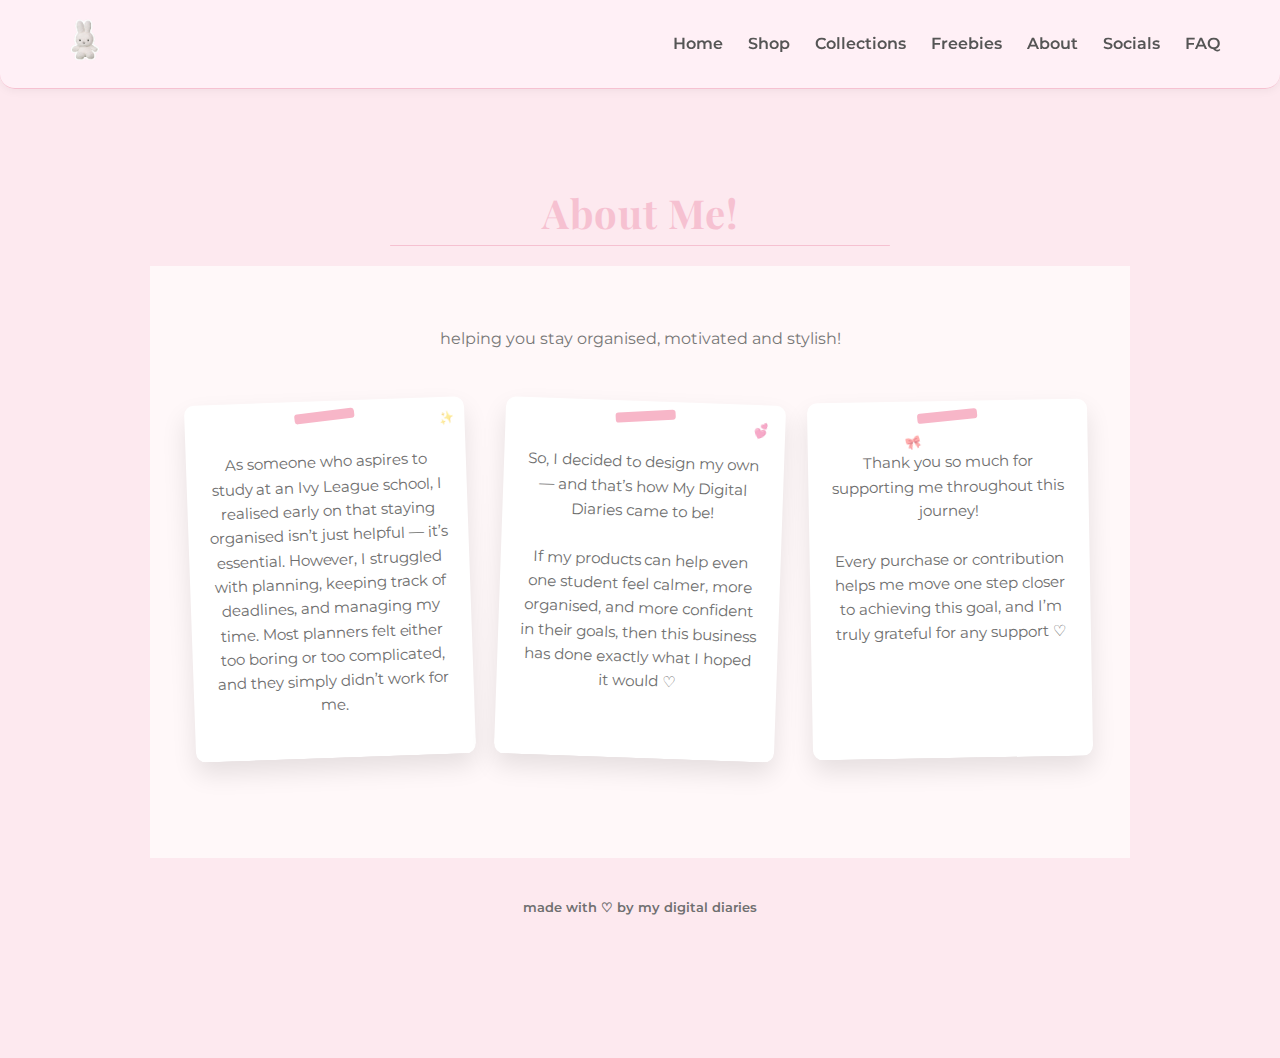
<file: about.html>
<!DOCTYPE html>
<html lang="en">
<head>
  <meta charset="UTF-8">
  <title>About | My Digital Diaries</title>
  <link rel="stylesheet" href="style.css">
<!-- Fancy cursive font for headings -->
<link href="https://fonts.googleapis.com/css2?family=Playfair+Display:wght@400;700&display=swap" rel="stylesheet">

<!-- Clean font for body text -->
<link href="https://fonts.googleapis.com/css2?family=Montserrat:wght@400;500;600&display=swap" rel="stylesheet">
</head>

<body>

<nav>
  <a href="index.html" class="logo">
    <img src="logo.png" alt="My Digital Diaries Logo">
  </a>
  <ul>
    <li><a href="index.html">Home</a></li>
    <li><a href="shop.html">Shop</a></li>
    <li><a href="collections.html">Collections</a></li>
    <li><a href="freebies.html">Freebies</a></li>
    <li><a href="about.html">About</a></li>
    <li><a href="socials.html">Socials</a></li>
    <li><a href="faq.html">FAQ</a></li>
  </ul>
</nav>

<section>
  <h2>About Me!</h2>

<section class="about-section">

  <p class="about-subtitle"> helping you stay organised, motivated and stylish! </p>

  <div class="polaroid-cards">

    <div class="polaroid-card card1">
      <p><br>As someone who aspires to study at an Ivy League school, I realised early on that staying organised isn’t just helpful — it’s essential. However, I struggled with planning, keeping track of deadlines, and managing my time. Most planners felt either too boring or too complicated, and they simply didn’t work for me.</p>
    </div>

    <div class="polaroid-card card2">
      <p><br>So, I decided to design my own — and that’s how My Digital Diaries came to be! <br><br>If my products can help even one student feel calmer, more organised, and more confident in their goals, then this business has done exactly what I hoped it would ♡</p>
    </div>

    <div class="polaroid-card card3">
      <p><br>Thank you so much for supporting me throughout this journey! <br> <br>Every purchase or contribution helps me move one step closer to achieving this goal, and I’m truly grateful for any support ♡</p>


</section>

<footer>
  made with ♡ by my digital diaries
</footer>

</body>
</html>
</file>
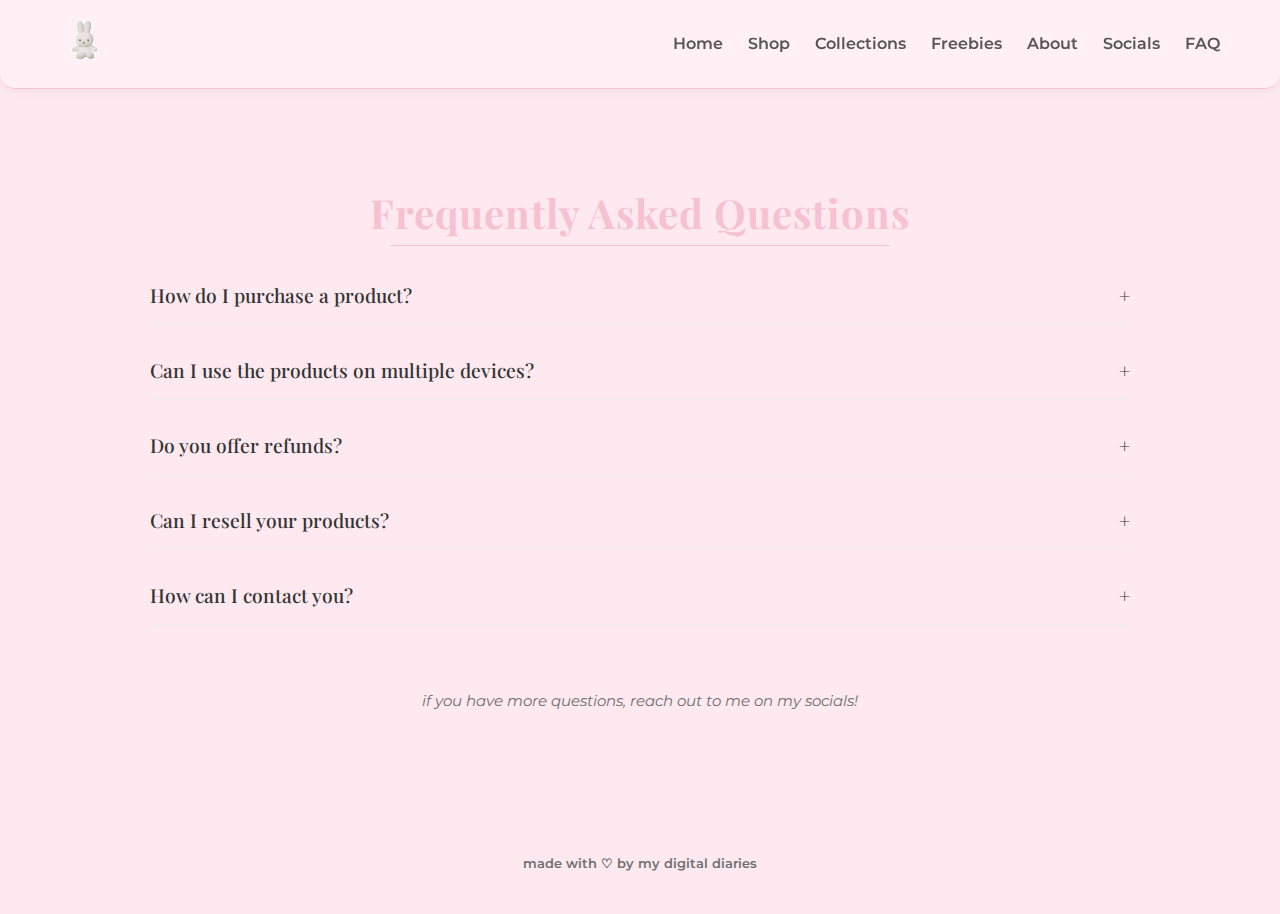
<file: faq.html>
<!DOCTYPE html>
<html lang="en">
<head>
  <meta charset="UTF-8">
  <title>FAQ | My Digital Diaries</title>
  <link rel="stylesheet" href="style.css">
<!-- Fancy cursive font for headings -->
<link href="https://fonts.googleapis.com/css2?family=Playfair+Display:wght@400;700&display=swap" rel="stylesheet">

<!-- Clean font for body text -->
<link href="https://fonts.googleapis.com/css2?family=Montserrat:wght@400;500;600&display=swap" rel="stylesheet">
</head>

<body>

<nav>
  <a href="index.html" class="logo">
    <img src="logo.png" alt="My Digital Diaries Logo">
  </a>
  <ul>
    <li><a href="index.html">Home</a></li>
    <li><a href="shop.html">Shop</a></li>
    <li><a href="collections.html">Collections</a></li>
    <li><a href="freebies.html">Freebies</a></li>
    <li><a href="about.html">About</a></li>
    <li><a href="socials.html">Socials</a></li>
    <li><a href="faq.html">FAQ</a></li>
  </ul>
</nav>


<section>
  <h2>Frequently Asked Questions</h2>
  <div class="faq-item">
    <button class="faq-question">How do I purchase a product?</button>
    <div class="faq-answer">
      <p>Simply click on a product listing, and you’ll be taken directly to my Ko-fi store. From there, you can browse through my page, select the product you want, and complete your purchase quickly and easily.</p>
    </div>
  </div>

  <div class="faq-item">
    <button class="faq-question">Can I use the products on multiple devices?</button>
    <div class="faq-answer">
      <p>Yes! All products are compatible with laptops, tablets, and smartphones, allowing you to stay organized and inspired wherever you go.</p>
    </div>
  </div>

  <div class="faq-item">
    <button class="faq-question">Do you offer refunds?</button>
    <div class="faq-answer">
      <p>Due to the digital nature of our products, we are unable to offer refunds. However, each item is carefully created to ensure the highest quality for our customers.</p>
    </div>
  </div>

  <div class="faq-item">
    <button class="faq-question">Can I resell your products?</button>
    <div class="faq-answer">
      <p>No. All products are intended for personal use only. Redistribution or resale of our digital items is not permitted.</p>
    </div>
  </div>

  <div class="faq-item">
    <button class="faq-question">How can I contact you?</button>
    <div class="faq-answer">
      <p>You can reach out through any of my <a href="socials.html">socials</a>. I will respond as promptly as possible.</p>
    </div>
  </div>
<p><br><br> <i>if you have more questions, reach out to me on my socials!</i></p>

</section>


<footer>
  made with ♡ by my digital diaries
</footer>

<!-- FAQ JS -->
<script>
const faqItems = document.querySelectorAll('.faq-item');

faqItems.forEach(item => {
  const question = item.querySelector('.faq-question');
  question.addEventListener('click', () => {
    item.classList.toggle('active');
    const answer = item.querySelector('.faq-answer');
    if (item.classList.contains('active')) {
      answer.style.maxHeight = answer.scrollHeight + 'px';
    } else {
      answer.style.maxHeight = 0;
    }
  });
});
</script>

</body>
</html>
</file>
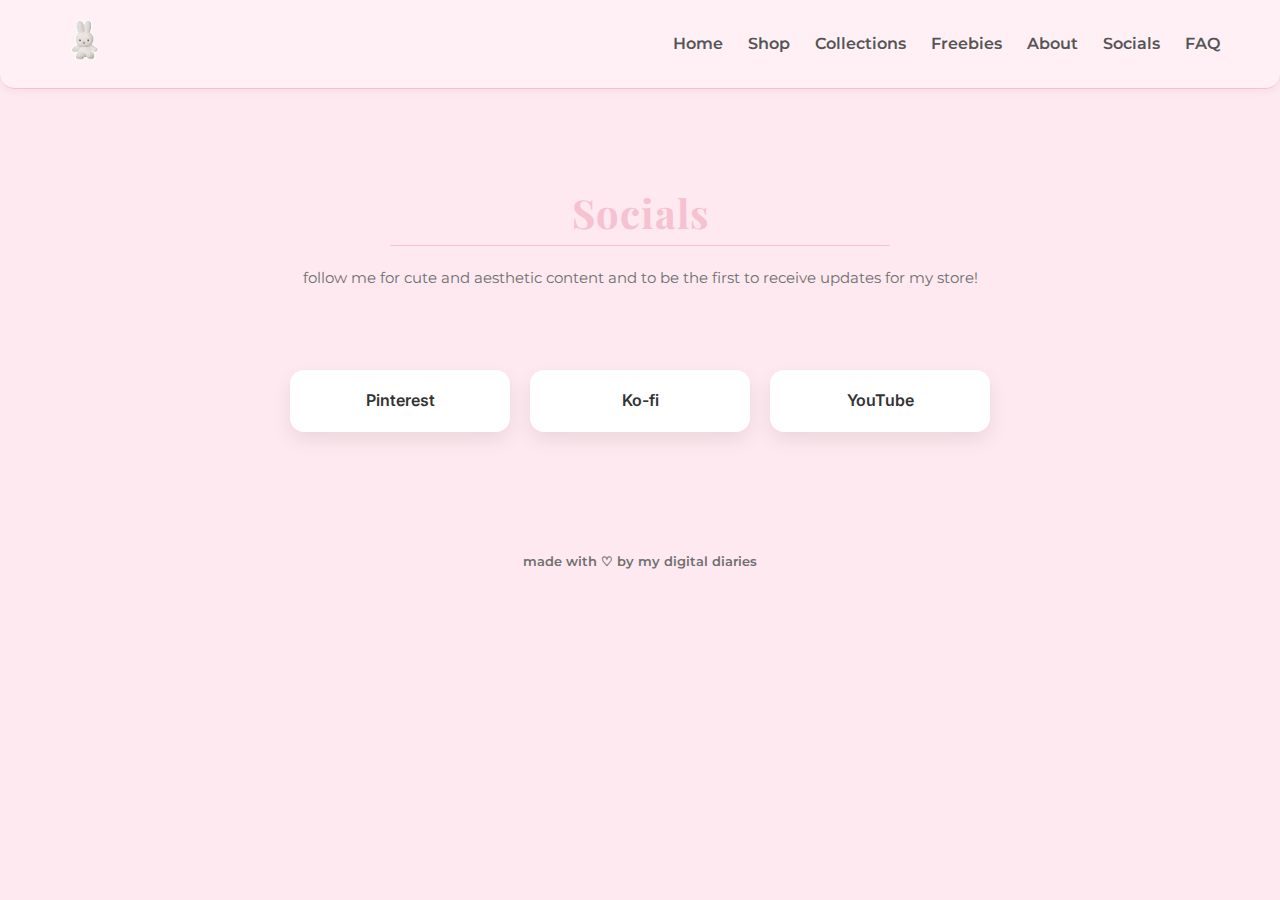
<file: socials.html>
<!DOCTYPE html>
<html lang="en">
<head>
  <meta charset="UTF-8">
  <title>Socials | My Digital Diaries</title>
  <link rel="stylesheet" href="style.css">
<!-- Fancy cursive font for headings -->
<link href="https://fonts.googleapis.com/css2?family=Playfair+Display:wght@400;700&display=swap" rel="stylesheet">

<!-- Clean font for body text -->
<link href="https://fonts.googleapis.com/css2?family=Montserrat:wght@400;500;600&display=swap" rel="stylesheet">
</head>

<body>

<nav>
  <a href="index.html" class="logo">
    <img src="logo.png" alt="My Digital Diaries Logo">
  </a>
  <ul>
    <li><a href="index.html">Home</a></li>
    <li><a href="shop.html">Shop</a></li>
    <li><a href="collections.html">Collections</a></li>
    <li><a href="freebies.html">Freebies</a></li>
    <li><a href="about.html">About</a></li>
    <li><a href="socials.html">Socials</a></li>
    <li><a href="faq.html">FAQ</a></li>
  </ul>
</nav>


<section>
  <h2>Socials</h2>
<p> follow me for cute and aesthetic content and to be the first to receive updates for my store! </p>
<section class="socials">
  <div class="social-grid">
    <a href="https://au.pinterest.com/shopmydigitaldiaries/" class="social-card">Pinterest</a>
    <a href="https://ko-fi.com/mydigitaldiaries/shop" class="social-card">Ko-fi</a>
    <a href="https://www.youtube.com/@filmsbyv" class="social-card">YouTube</a>
  </div>
</section>

<footer>
  made with ♡ by my digital diaries
</footer>

</body>
</html>
</file>
<file: style.css>
@import url('https://fonts.googleapis.com/css2?family=Playfair+Display:ital@1&family=Inter:wght@300;400;500&display=swap');


/* MINI BANNER */
.mini-banner {
  text-align: center;
  font-family: 'Playfair Display', serif; /* fancy cursive */
  color: #f5c0d2;
  padding: 10px 0;
  font-weight: 600;
  background-color: #fff0f6;
  letter-spacing: 0.5px;
}

/* DIVIDERS */
.divider {
  width: 700px;
  height: 1px;
  background-color: #f6c1d1;
  margin: 40px auto;
  border-radius: 2px;
}

/* HERO SECTION */
.hero {
  text-align: center;
  padding: 40px 20px 50px;
  background: linear-gradient(135deg, #ffe5ec, #fff0f6);
  border: 2px solid #f6c1d1;
  border-radius: 20px;
  max-width: 600px;
  margin: 40px auto;
  box-shadow: 0 4px 15px rgba(0,0,0,0.05);
}

/* SHOP NOW BUTTON */
.btn-hero {
  background-color: #f6c1d1;  
  color: #fff;
  padding: 14px 40px;
  border-radius: 24px;
  text-decoration: none;
  font-weight: 600;
  font-family: 'Montserrat', sans-serif;
  transition: background 0.3s ease, transform 0.3s ease;
  display: inline-block;
}

.btn-hero:hover {
  background-color: #f8a8c0;
  transform: translateY(-3px);
}

/* EMAIL SIGN-UP */
.email-signup {
  text-align: center;
  padding: 60px 20px;
  background-color: #fff0f6;
  border-radius: 20px;
  max-width: 600px;
  margin: 100px auto 80px; /* top margin pushes email box down */
}

.email-signup p {
  font-family: 'Montserrat', sans-serif;
  color: #555;
  margin-bottom: 20px;
}

.email-signup input {
  padding: 10px 15px;
  border: 1px solid #f2f2f2;
  border-radius: 12px;
  margin-right: 10px;
  font-size: 0.95rem;
  width: 60%;
  max-width: 250px;
}

.email-signup button {
  padding: 10px 20px;
  background-color: #f6c1d1;
  color: #fff;
  border: none;
  border-radius: 12px;
  font-weight: 600;
  cursor: not-allowed; /* shows it's not active yet */
}

.coming-soon {
  font-size: 0.9rem;
  color: #f06f9f;
  margin-top: 15px;
  font-family: 'Montserrat', sans-serif;
  font-style: italic;
  opacity: 0.8;
}

/* FOOTER */
footer {
  text-align: center;
  padding: 20px;
  color: #f06f9f;
  font-family: 'Montserrat', sans-serif;
  font-weight: 600;
}

/* HEADINGS */
h1, h2, h3 {
  font-family: 'Playfair Display', serif; /* fancy cursive */
  font-weight: 700;
  color: #f06f9f; /* soft pink */
  text-align: center;
  letter-spacing: 1px;
  margin-bottom: 20px;
  line-height: 1.2;
}

/* Optional chic divider under h2 */
h2::after {
  content: '';
  display: block;
  width: 500px;
  height: 1px;
  background: #f6c1d1;
  margin: 8px auto 0;
  border-radius: 1px;
}

/* BODY TEXT */
p, .shop-intro {
  font-family: 'Montserrat', sans-serif; /* clean, readable */
  font-size: 0.95rem;
  color: #555; /* soft gray */
  text-align: center;
  max-width: 600px;
  margin: 0 auto 30px; /* center block with spacing */
  line-height: 1.6;
}

/* Optional hover effect for headings */
h2:hover {
  color: #f8a8c0;
  transition: color 0.3s ease;
}


:root {
  --pink: #f6c1d1;
  --soft-pink: #fde9ef;
  --text: #2b2b2b;
  --light-text: #6f6f6f;
  --white: #ffffff;
}

* {
  margin: 0;
  padding: 0;
  box-sizing: border-box;
}

body {
  font-family: 'Inter', sans-serif;
  background-color: var(--soft-pink);
  color: var(--text);
  line-height: 1.6;
  text-align: center;
}

/* NAVBAR */

nav .logo img {
  height: 50px;       /* adjust size to fit nav */
  width: auto;        /* keeps aspect ratio */
  border-radius: 14px; /* optional soft edges for coquette vibes */
}

nav {
  position: sticky;
  top: 0;
  background-color: #fff0f6;   /* soft coquette pink */
  border-bottom: 1px solid #f6c1d1;
  padding: 15px 60px;
  display: flex;
  justify-content: space-between;
  align-items: center;
  z-index: 1000;
  border-radius: 0 0 15px 15px; /* optional soft curve on bottom */
  box-shadow: 0 2px 10px rgba(0,0,0,0.05);
}

/* Nav brand / logo */
nav h1 {
  font-family: 'Playfair Display', serif; /* fancy elegant font */
  font-size: 1.0rem;
  color: #f6c1d1;
  margin: 0;
}

/* Nav links */
nav ul {
  list-style: none;
  display: flex;
  gap: 25px;
  margin: 0;
  padding: 0;
}

nav ul li a {
  text-decoration: none;
  font-family: 'Montserrat', sans-serif;
  color: #555;
  font-weight: 600;
  transition: color 0.3s ease, transform 0.2s ease;
}

/* Hover effect on links */
nav ul li a:hover {
  color: #f06f9f;
  transform: translateY(-2px);
  text-decoration: underline;
}


/* SECTIONS */
section {
  padding: 100px 60px;
  max-width: 1100px;
  margin: auto;
}

h2 {
  font-family: 'Playfair Display', serif;
  font-size: 2.5rem;
  margin-bottom: 20px;
  color: var(--pink);
}

p {
  max-width: 700px;
  margin: 0 auto;
  color: var(--light-text);
}

/* PRODUCT GRID */
.grid {
  display: grid;
  grid-template-columns: repeat(auto-fit, minmax(260px, 1fr));
  gap: 30px;
  margin-top: 50px;
}

.card {
  background: var(--white);
  border: 1px solid #f1f1f1;
  padding: 30px;
  text-align: center;
}

.btn {
  display: inline-block;
  margin-top: 20px;
  padding: 10px 24px;
  border: 1px solid var(--pink);
  color: var(--pink);
  text-decoration: none;
  font-size: 0.85rem;
}

.btn:hover {
  background: var(--pink);
  color: var(--white);
}

/* FOOTER */
footer {
  padding: 40px;
  font-size: 0.8rem;
  color: var(--light-text);
}

/* SHOP PRODUCT CARDS */
.product-grid {
  display: grid;
  grid-template-columns: repeat(3, 1fr);
  gap: 40px;
  margin-top: 60px;
}

.product-card {
  background: var(--white);
  border: 1px solid #f1f1f1;
  text-decoration: none;
  color: var(--text);
  transition: transform 0.35s ease;
  border-radius: 18px;
  overflow: hidden;
  box-shadow: 0 10px 25px rgba(0, 0, 0, 0.06);
  transition: transform 0.35s ease, box-shadow 0.35s ease;

}

.product-card:hover {
  transform: scale(1.04);
  box-shadow: 0 14px 35px rgba(0, 0, 0, 0.08);
  transform: translateY(-6px); /* card lifts slightly */
  box-shadow: 0 20px 35px rgba(0,0,0,0.08); /* soft floating effect */
}

.product-image {
  width: 100%;
  aspect-ratio: 1 / 1; /* makes it a perfect square */
  object-fit: cover;
  border-radius: 18px 18px 0 0;
}

.product-info {
  padding: 20px;
}

.product-title {
  font-size: 0.95rem;
  margin-bottom: 6px;
}

.product-price {
  font-size: 0.85rem;
  color: var(--light-text);
}

.shop-intro {
  font-size: 0.95rem;
  color: var(--light-text);
  max-width: 520px;
  margin: 18px auto 50px;
  text-align: center;
}
.product-image-wrapper {
  position: relative;
  border-radius: 18px 18px 0 0; /* matches image top corners */
  overflow: hidden; /* ensures overlay never spills outside */
}

.product-image-wrapper {
  position: relative;
  border-radius: 18px 18px 0 0; /* matches image top corners */
  overflow: hidden; /* ensures overlay never spills outside */
}

.product-overlay {
  position: absolute;
  top: 0;
  left: 0;
  width: 100%;
  height: 100%;
  background: rgba(0, 0, 0, 0.5);
  display: flex;
  align-items: center;
  justify-content: center;
  font-size: 1.1rem;
  font-weight: 600;
  color: #fff;
  opacity: 0;
  transition: opacity 0.3s ease, transform 0.3s ease;
  text-shadow: 0 2px 5px rgba(0,0,0,0.25);
  border-radius: 18px 18px 0 0; /* match wrapper rounding exactly */
  font-family: 'Playfair Display', serif; /* elegant cursive font */
  font-size: 1.2rem;                     /* slightly bigger */
  font-weight: 600;
  letter-spacing: 1px;                    /* soft spacing */
  color: #fff;
  text-shadow: 0 2px 8px rgba(0,0,0,0.35); /* makes text pop on dark overlay */
  transition: opacity 0.3s ease, transform 0.3s ease;
}

.product-image-wrapper:hover .product-overlay {
 opacity: 1;
 transform: scale(1.08) rotate(-1deg); /* subtle tilt & pop */
}

.collections-section {
  padding: 60px 20px;
  text-align: center;
}

.collections-subtitle {
  font-size: 1rem;
  color: #777;
  margin-bottom: 40px;
}

.collections-grid {
  display: grid;
  grid-template-columns: repeat(auto-fit, minmax(260px, 1fr));
  gap: 30px;
  max-width: 1100px;
  margin: 0 auto;
}

.collection-card {
  background: #fff;
  border-radius: 7px;
  padding: 18px;
  box-shadow: 0 8px 20px rgba(0,0,0,0.06);
  transition: transform 0.3s ease, box-shadow 0.3s ease;
}

.collection-card img {
  width: 100%;
  height: 180px;
  object-fit: cover;
  border-radius: 14px;
}

.collection-card h3 {
  margin-top: 15px;
  font-size: 1.2rem;
}

.collection-card p {
  font-size: 0.95rem;
  color: #666;
  margin: 10px 0 15px;
}

.collection-btn {
  display: inline-block;
  padding: 10px 22px;
  background: #f7b6c8;
  color: white;
  border-radius: 25px;
  text-decoration: none;
  font-size: 0.9rem;
  transition: background 0.3s ease;
}

.collection-btn:hover {
  background: #f49bb4;
}

.collection-card:hover {
  transform: translateY(-6px);
  box-shadow: 0 12px 30px rgba(0,0,0,0.1);
}

/* Coming Soon Styling */
.coming-soon {
  opacity: 0.65;
  pointer-events: none;
  position: relative;
}

.coming-soon-badge {
  display: inline-block;
  margin-top: 10px;
  font-size: 0.8rem;
  padding: 6px 14px;
  border: 1px solid #f7b6c8;
  color: #f49bb4;
  border-radius: 20px;
}
.freebies-section {
  padding: 60px 20px;
  text-align: center;
}

.freebies-subtitle {
  font-size: 1rem;
  color: #777;
  margin-bottom: 40px;
}

.freebies-grid {
  display: grid;
  grid-template-columns: repeat(auto-fit, minmax(220px, 1fr));
  gap: 30px;
  max-width: 1100px;
  margin: 0 auto;
}

.freebie-card {
  background: #fff;
  border-radius: 20px;
  padding: 18px;
  box-shadow: 0 8px 20px rgba(0,0,0,0.06);
  transition: transform 0.3s ease, box-shadow 0.3s ease;
}

.freebie-card img {
  width: 100%;
  height: 220px; /* square vibe */
  object-fit: cover;
  border-radius: 14px;
}

.freebie-card h3 {
  margin-top: 15px;
  font-size: 1.2rem;
}

.freebie-card p {
  font-size: 0.95rem;
  color: #666;
  margin: 10px 0 15px;
}

.freebie-btn {
  display: inline-block;
  padding: 10px 22px;
  background: #f7b6c8;
  color: white;
  border-radius: 25px;
  text-decoration: none;
  font-size: 0.9rem;
  transition: background 0.3s ease;
}

.freebie-btn:hover {
  background: #f49bb4;
}

.freebie-card:hover {
  transform: translateY(-6px);
  box-shadow: 0 12px 30px rgba(0,0,0,0.1);
}

.about-section {
  padding: 60px 20px;
  text-align: center;
  background-color: #fff8f9; /* soft cream */
}

.about-subtitle {
  font-size: 1rem;
  color: #777;
  margin-bottom: 50px;
}

.polaroid-cards {
  display: flex;
  flex-wrap: wrap;
  justify-content: center;
  gap: 30px;
  margin-bottom: 40px;
}

.polaroid-card {
  background: #fff;
  padding: 25px 20px;
  width: 280px;
  border-radius: 10px;
  box-shadow: 0 12px 25px rgba(0,0,0,0.1);
  font-size: 0.95rem;
  color: #555;
  transform: rotate(0deg);
  transition: transform 0.3s ease;
  border-bottom: 15px solid #fff; /* polaroid bottom */
  position: relative;
}

.polaroid-card.card1 { transform: rotate(-2deg); }
.polaroid-card.card2 { transform: rotate(2deg); }
.polaroid-card.card3 { transform: rotate(-1deg); }
 
/* Tiny washi tape decoration */
.polaroid-card::before {
  content: "";
  width: 60px;
  height: 10px;
  background: #f7b6c8; /* pink washi tape */
  position: absolute;
  top: 10px;
  left: 50%;
  transform: translateX(-50%) rotate(-5deg);
  border-radius: 3px;
}

.polaroid-card:hover {
  animation: bounce 0.3s forwards;
}

@keyframes bounce {
  0% { transform: rotate(0deg) translateY(0) scale(1); }
  50% { transform: translateY(-8px) scale(1.04); }
  100% { transform: rotate(0deg) translateY(-5px) scale(1.03); }
}

.about-btn {
  display: inline-block;
  padding: 12px 28px;
  background: #f7b6c8;
  color: white;
  border-radius: 25px;
  text-decoration: none;
  font-size: 0.95rem;
  transition: background 0.3s ease;
}

.about-btn:hover {
  background: #f49bb4;
}

/* Responsive */
@media (max-width: 600px) {
  .polaroid-cards {
    flex-direction: column;
    align-items: center;
  }
}

/* Sparkle / doodle decorations */
.polaroid-card::after {
  content: "✨"; /* sparkle emoji */
  position: absolute;
  font-size: 14px;
  top: 10px;
  right: 10px;
  opacity: 0.5;
}

.polaroid-card.card2::after {
  content: "💕";
  top: 15px;
  right: 15px;
}

.polaroid-card.card3::after {
  content: "🎀";
  bottom: 10px;
  left: 10px;
}
.polaroid-card::after {
  transform: rotate(-15deg) scale(0.9);
}

.polaroid-card:hover::before {
  transform: translateX(-50%) rotate(-10deg);
  transition: transform 0.3s ease-in-out;
}

.socials {
  padding: 80px 20px;
  text-align: center;
}

.social-grid {
  display: grid;
  grid-template-columns: repeat(auto-fit, minmax(180px, 1fr));
  gap: 20px;
  max-width: 700px;
  margin: 0 auto;
}

.social-card {
  padding: 18px;
  background: #fff;
  border-radius: 14px;
  text-decoration: none;
  color: #333;
  font-weight: 600;
  box-shadow: 0 8px 20px rgba(0,0,0,0.08);
  transition: transform 0.2s ease, box-shadow 0.2s ease;
}

.social-card:hover {
  transform: translateY(-4px);
  box-shadow: 0 12px 30px rgba(0,0,0,0.12);
}
.favourites {
  padding: 90px 20px;
  text-align: center;
}

.favourites h2 {
  font-size: 2rem;
  margin-bottom: 6px;
}

.favourites p {
  color: #777;
  margin-bottom: 40px;
}

.fav-grid {
  display: grid;
  grid-template-columns: repeat(auto-fit, minmax(220px, 1fr));
  gap: 28px;
  max-width: 900px;
  margin: 0 auto;
}

.fav-card {
  background: #fff;
  border-radius: 18px;
  padding: 18px;
  box-shadow: 0 10px 25px rgba(0,0,0,0.08);
  transition: transform 0.25s ease, box-shadow 0.25s ease;
  position: relative;
}

.fav-card:hover {
  transform: translateY(-6px);
  box-shadow: 0 16px 40px rgba(0,0,0,0.12);
}

.fav-card img {
  width: 100%;
  border-radius: 14px;
  margin-bottom: 14px;
}

.fav-card h3 {
  font-size: 1rem;
}

/* tag */
.tag {
  position: absolute;
  top: 14px;
  left: 14px;
  background: #f7b6c8;
  color: white;
  font-size: 0.75rem;
  padding: 5px 10px;
  border-radius: 20px;
}
<!-- FAQ CSS -->
@import url('https://fonts.googleapis.com/css2?family=Playfair+Display:wght@500;700&family=Poppins:wght@400;500&display=swap');

.faq-section {
  max-width: 800px;
  margin: 0 auto;
  padding: 2rem;
  font-family: 'Poppins', sans-serif;
}

.faq-title {
  font-size: 2rem;
  font-weight: 700;
  text-align: center;
  margin-bottom: 2rem;
  color: #ff6f91;
}

.faq-item {
  margin-bottom: 1rem;
  border-bottom: 1px solid #eee;
}

.faq-question {
  width: 100%;
  background: none;
  border: none;
  text-align: left;
  font-size: 1.2rem;
  font-weight: 500;
  padding: 1rem 0;
  cursor: pointer;
  position: relative;
  color: #333;
  font-family: 'Playfair Display', serif; /* Elegant font */
  transition: color 0.3s, transform 0.2s;
}

.faq-question::after {
  content: '+';
  position: absolute;
  right: 0;
  font-size: 1.2rem;
  transition: transform 0.3s;
}

.faq-item.active .faq-question::after {
  transform: rotate(45deg);
}

.faq-question:hover {
  color: #ff6f91;
  transform: translateX(5px);
}

.faq-answer {
  max-height: 0;
  overflow: hidden;
  transition: max-height 0.3s ease;
  padding-left: 0.5rem;
  color: #555;
  font-size: 1rem;
}
.faq-section {
  background: linear-gradient(120deg, #ffe6f0, #fff0f6);
  border-radius: 20px;
  padding: 2rem;
}
</file>
